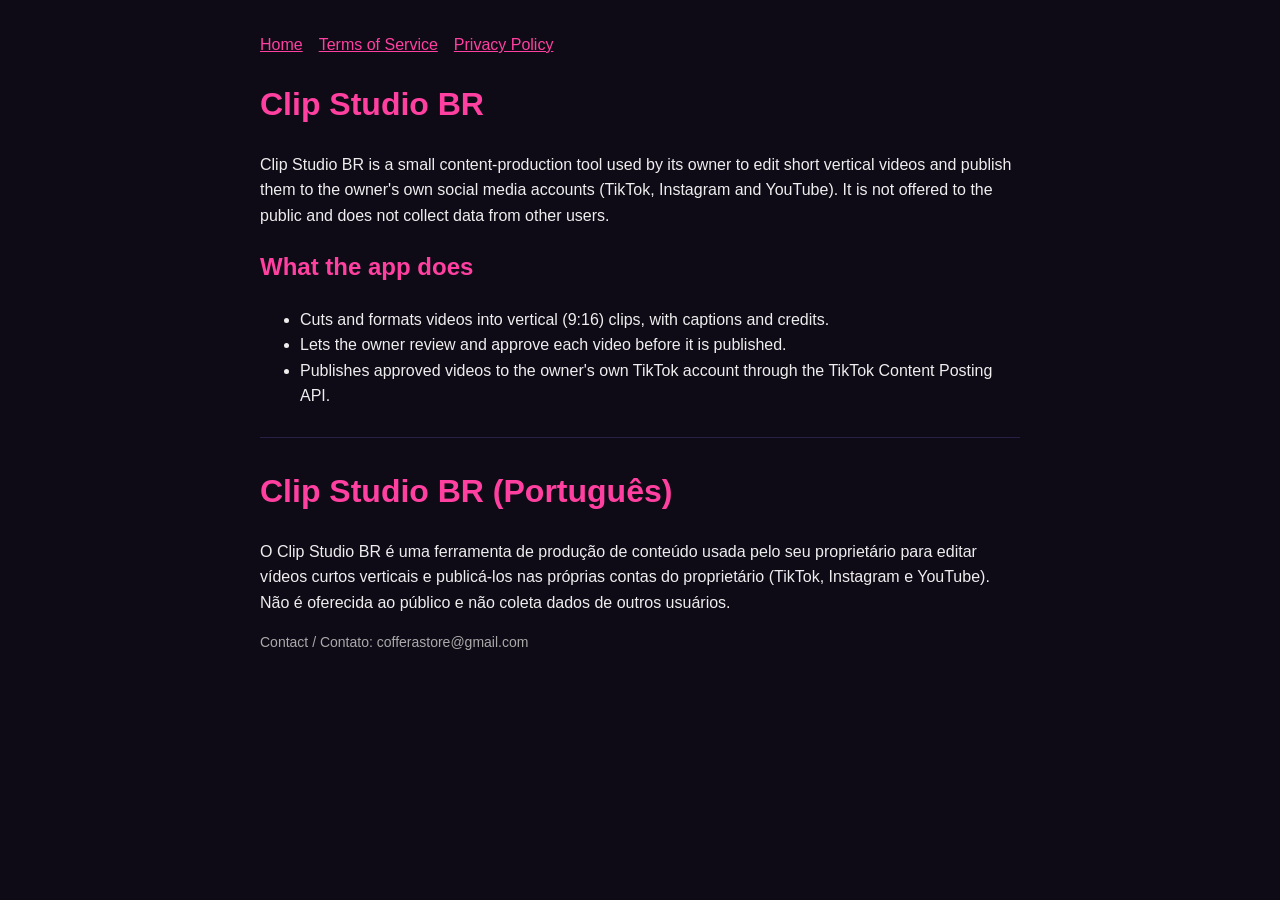
<file: index.html>
<!doctype html>
<html lang="en"><head><meta charset="utf-8"><meta name="viewport" content="width=device-width,initial-scale=1">
<title>Clip Studio BR</title><link rel="stylesheet" href="style.css"></head><body>
<nav><a href="index.html">Home</a><a href="terms.html">Terms of Service</a><a href="privacy.html">Privacy Policy</a></nav>
<h1>Clip Studio BR</h1>
<p>Clip Studio BR is a small content-production tool used by its owner to edit short vertical videos and publish them to the owner's own social media accounts (TikTok, Instagram and YouTube). It is not offered to the public and does not collect data from other users.</p>
<h2>What the app does</h2>
<ul>
<li>Cuts and formats videos into vertical (9:16) clips, with captions and credits.</li>
<li>Lets the owner review and approve each video before it is published.</li>
<li>Publishes approved videos to the owner's own TikTok account through the TikTok Content Posting API.</li>
</ul>
<hr>
<h1>Clip Studio BR (Português)</h1>
<p>O Clip Studio BR é uma ferramenta de produção de conteúdo usada pelo seu proprietário para editar vídeos curtos verticais e publicá-los nas próprias contas do proprietário (TikTok, Instagram e YouTube). Não é oferecida ao público e não coleta dados de outros usuários.</p>
<p class="muted">Contact / Contato: cofferastore@gmail.com</p>
</body></html>
</file>
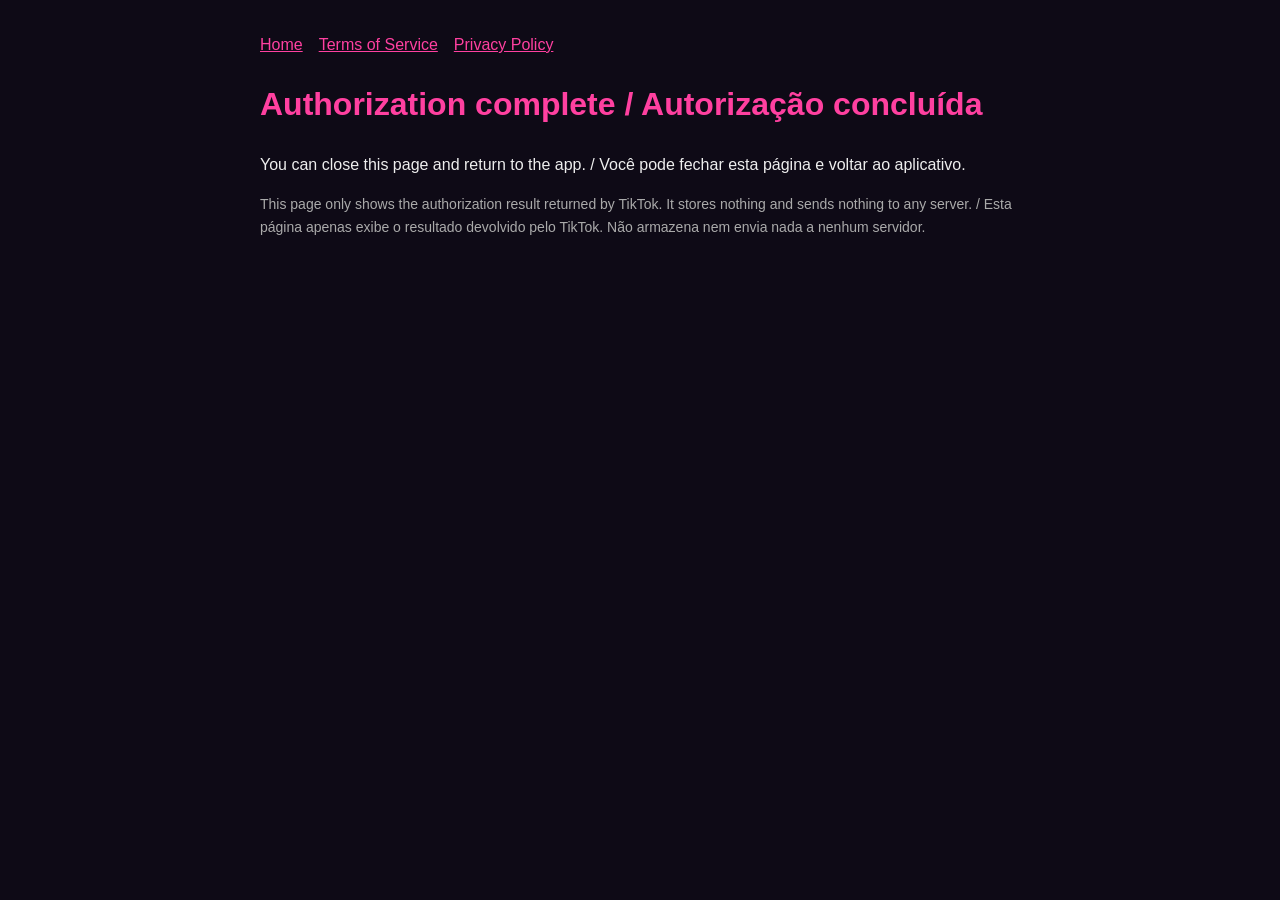
<file: callback.html>
<!doctype html>
<html lang="en"><head><meta charset="utf-8"><meta name="viewport" content="width=device-width,initial-scale=1">
<title>Authorization - Clip Studio BR</title><link rel="stylesheet" href="style.css"></head><body>
<nav><a href="index.html">Home</a><a href="terms.html">Terms of Service</a><a href="privacy.html">Privacy Policy</a></nav>
<h1>Authorization complete / Autorização concluída</h1>
<p>You can close this page and return to the app. / Você pode fechar esta página e voltar ao aplicativo.</p>
<p class="muted">This page only shows the authorization result returned by TikTok. It stores nothing and sends nothing to any server. / Esta página apenas exibe o resultado devolvido pelo TikTok. Não armazena nem envia nada a nenhum servidor.</p>
<pre id="out" class="muted"></pre>
<script>
var p = new URLSearchParams(location.search);
var t = [];
if (p.get("code")) t.push("code: " + p.get("code"));
if (p.get("error")) t.push("error: " + p.get("error") + " " + (p.get("error_description") || ""));
document.getElementById("out").textContent = t.join("\n");
</script>
</body></html>
</file>
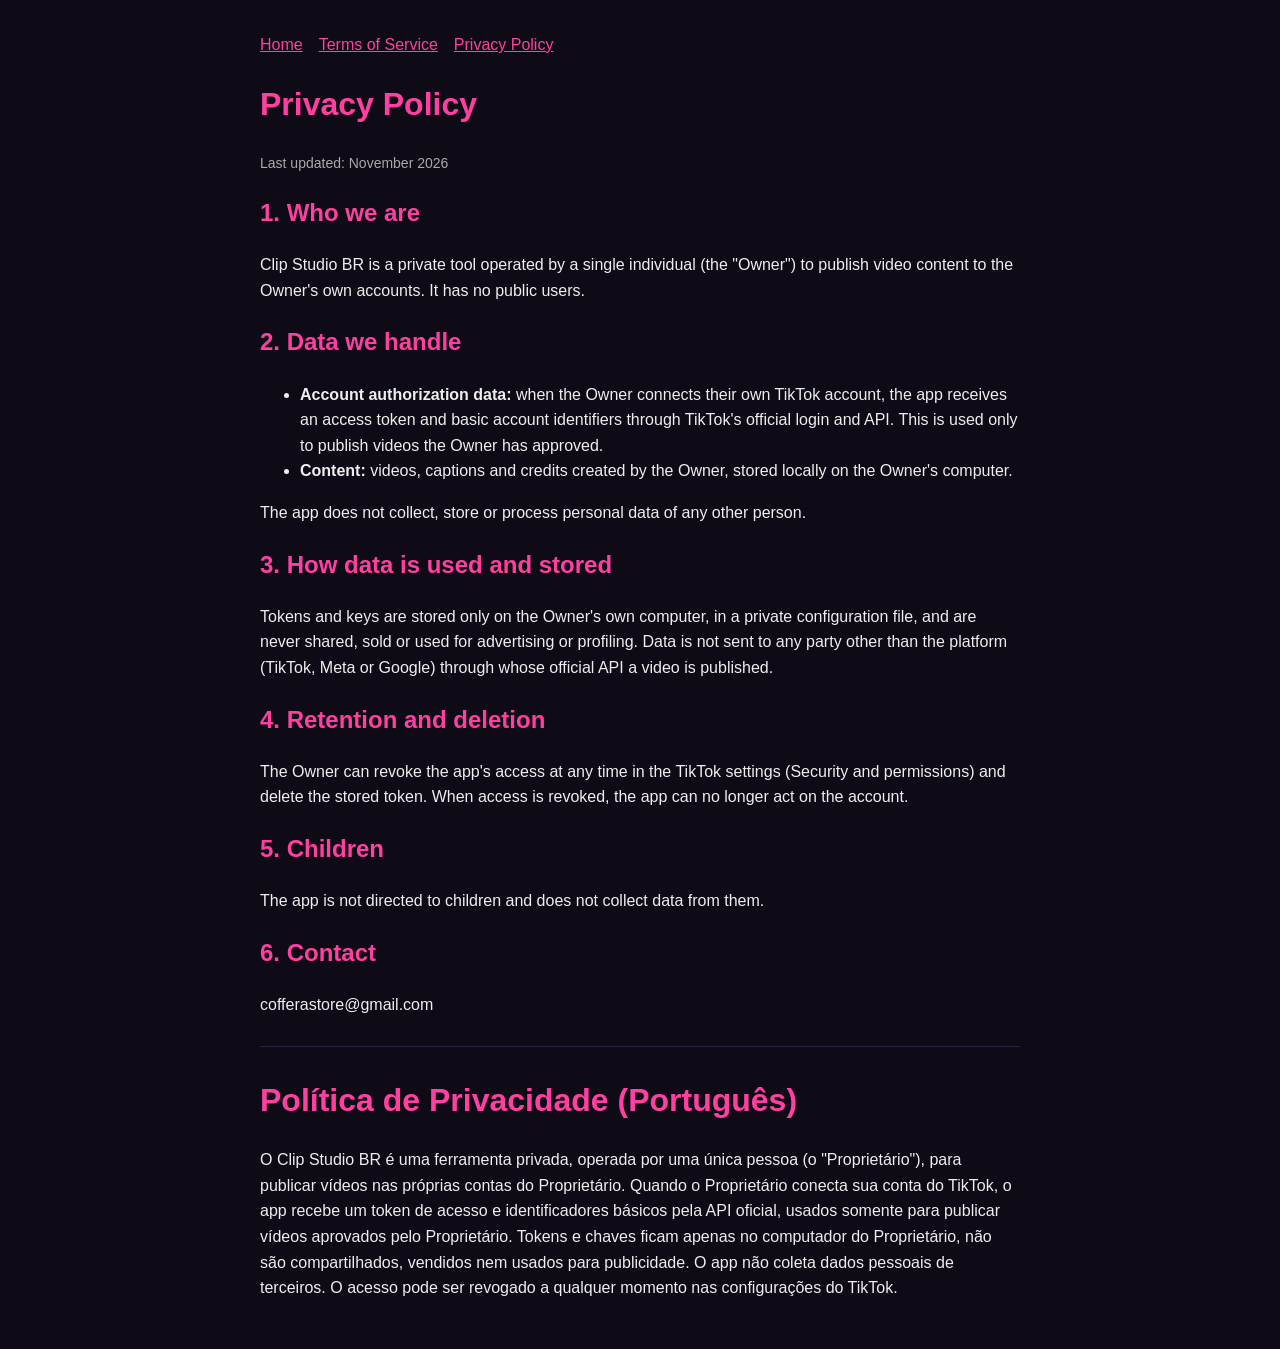
<file: privacy.html>
<!doctype html>
<html lang="en"><head><meta charset="utf-8"><meta name="viewport" content="width=device-width,initial-scale=1">
<title>Privacy Policy - Clip Studio BR</title><link rel="stylesheet" href="style.css"></head><body>
<nav><a href="index.html">Home</a><a href="terms.html">Terms of Service</a><a href="privacy.html">Privacy Policy</a></nav>
<h1>Privacy Policy</h1>
<p class="muted">Last updated: November 2026</p>
<h2>1. Who we are</h2>
<p>Clip Studio BR is a private tool operated by a single individual (the "Owner") to publish video content to the Owner's own accounts. It has no public users.</p>
<h2>2. Data we handle</h2>
<ul>
<li><b>Account authorization data:</b> when the Owner connects their own TikTok account, the app receives an access token and basic account identifiers through TikTok's official login and API. This is used only to publish videos the Owner has approved.</li>
<li><b>Content:</b> videos, captions and credits created by the Owner, stored locally on the Owner's computer.</li>
</ul>
<p>The app does not collect, store or process personal data of any other person.</p>
<h2>3. How data is used and stored</h2>
<p>Tokens and keys are stored only on the Owner's own computer, in a private configuration file, and are never shared, sold or used for advertising or profiling. Data is not sent to any party other than the platform (TikTok, Meta or Google) through whose official API a video is published.</p>
<h2>4. Retention and deletion</h2>
<p>The Owner can revoke the app's access at any time in the TikTok settings (Security and permissions) and delete the stored token. When access is revoked, the app can no longer act on the account.</p>
<h2>5. Children</h2>
<p>The app is not directed to children and does not collect data from them.</p>
<h2>6. Contact</h2>
<p>cofferastore@gmail.com</p>
<hr>
<h1>Política de Privacidade (Português)</h1>
<p>O Clip Studio BR é uma ferramenta privada, operada por uma única pessoa (o "Proprietário"), para publicar vídeos nas próprias contas do Proprietário. Quando o Proprietário conecta sua conta do TikTok, o app recebe um token de acesso e identificadores básicos pela API oficial, usados somente para publicar vídeos aprovados pelo Proprietário. Tokens e chaves ficam apenas no computador do Proprietário, não são compartilhados, vendidos nem usados para publicidade. O app não coleta dados pessoais de terceiros. O acesso pode ser revogado a qualquer momento nas configurações do TikTok.</p>
</body></html>
</file>
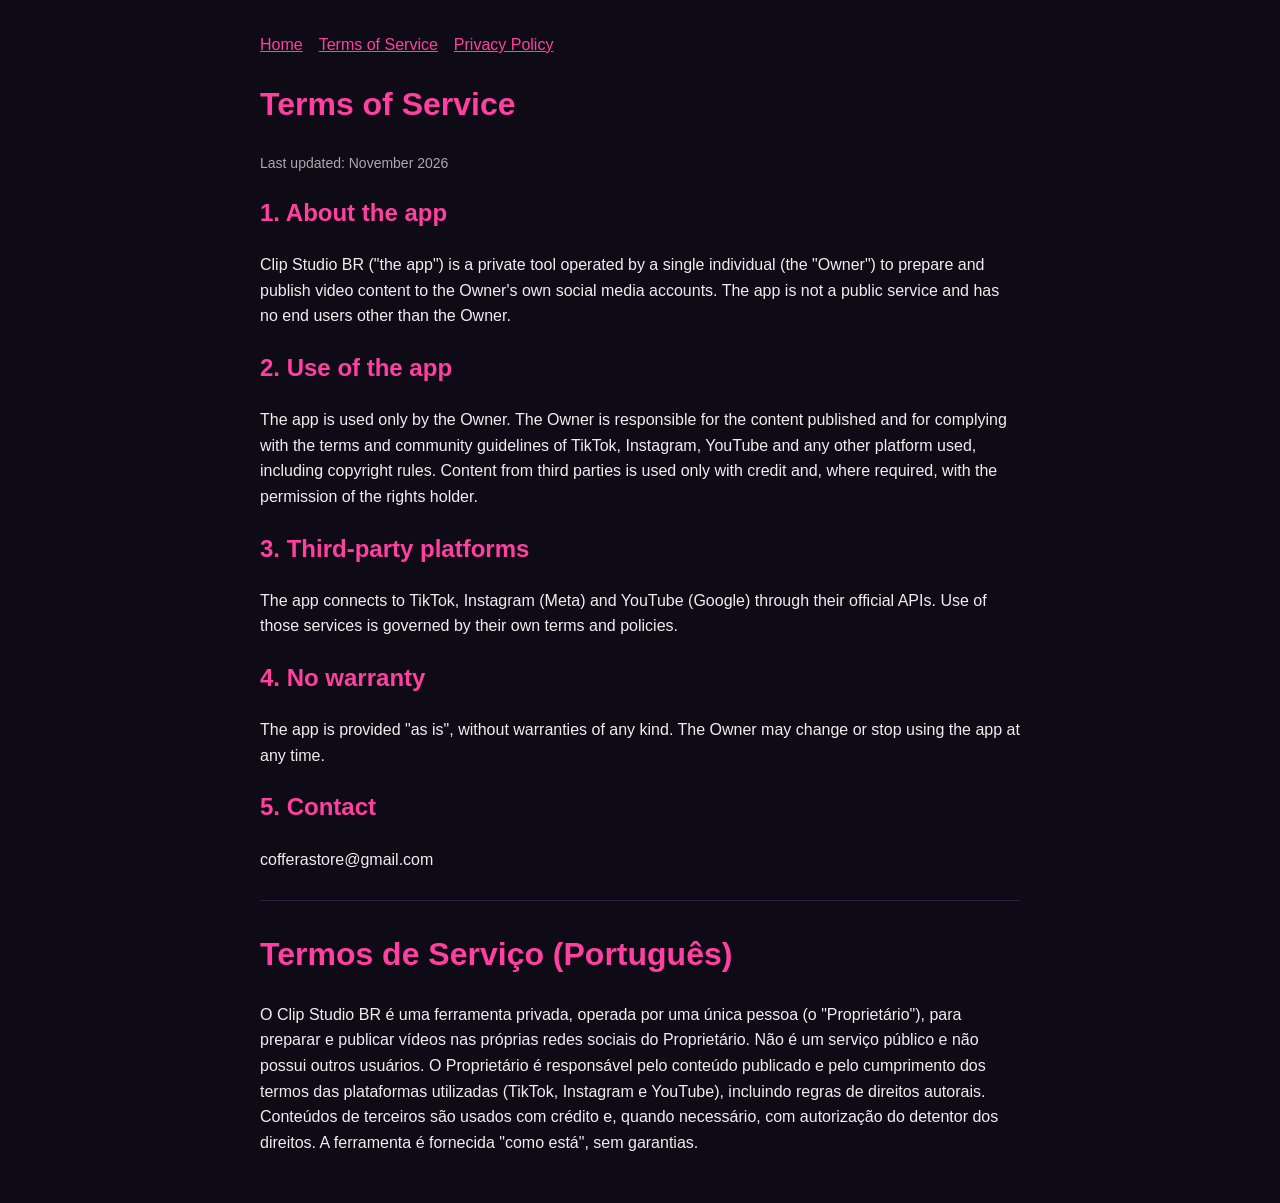
<file: terms.html>
<!doctype html>
<html lang="en"><head><meta charset="utf-8"><meta name="viewport" content="width=device-width,initial-scale=1">
<title>Terms of Service - Clip Studio BR</title><link rel="stylesheet" href="style.css"></head><body>
<nav><a href="index.html">Home</a><a href="terms.html">Terms of Service</a><a href="privacy.html">Privacy Policy</a></nav>
<h1>Terms of Service</h1>
<p class="muted">Last updated: November 2026</p>
<h2>1. About the app</h2>
<p>Clip Studio BR ("the app") is a private tool operated by a single individual (the "Owner") to prepare and publish video content to the Owner's own social media accounts. The app is not a public service and has no end users other than the Owner.</p>
<h2>2. Use of the app</h2>
<p>The app is used only by the Owner. The Owner is responsible for the content published and for complying with the terms and community guidelines of TikTok, Instagram, YouTube and any other platform used, including copyright rules. Content from third parties is used only with credit and, where required, with the permission of the rights holder.</p>
<h2>3. Third-party platforms</h2>
<p>The app connects to TikTok, Instagram (Meta) and YouTube (Google) through their official APIs. Use of those services is governed by their own terms and policies.</p>
<h2>4. No warranty</h2>
<p>The app is provided "as is", without warranties of any kind. The Owner may change or stop using the app at any time.</p>
<h2>5. Contact</h2>
<p>cofferastore@gmail.com</p>
<hr>
<h1>Termos de Serviço (Português)</h1>
<p>O Clip Studio BR é uma ferramenta privada, operada por uma única pessoa (o "Proprietário"), para preparar e publicar vídeos nas próprias redes sociais do Proprietário. Não é um serviço público e não possui outros usuários. O Proprietário é responsável pelo conteúdo publicado e pelo cumprimento dos termos das plataformas utilizadas (TikTok, Instagram e YouTube), incluindo regras de direitos autorais. Conteúdos de terceiros são usados com crédito e, quando necessário, com autorização do detentor dos direitos. A ferramenta é fornecida "como está", sem garantias.</p>
</body></html>
</file>
<file: style.css>
body{font-family:Arial,Helvetica,sans-serif;background:#0e0a16;color:#eee;max-width:760px;margin:0 auto;padding:32px 16px;line-height:1.6}
h1,h2{color:#ff40a0}a{color:#ff40a0}nav a{margin-right:16px}hr{border:0;border-top:1px solid #2a1f44;margin:28px 0}
.muted{color:#aaa;font-size:14px}
</file>
